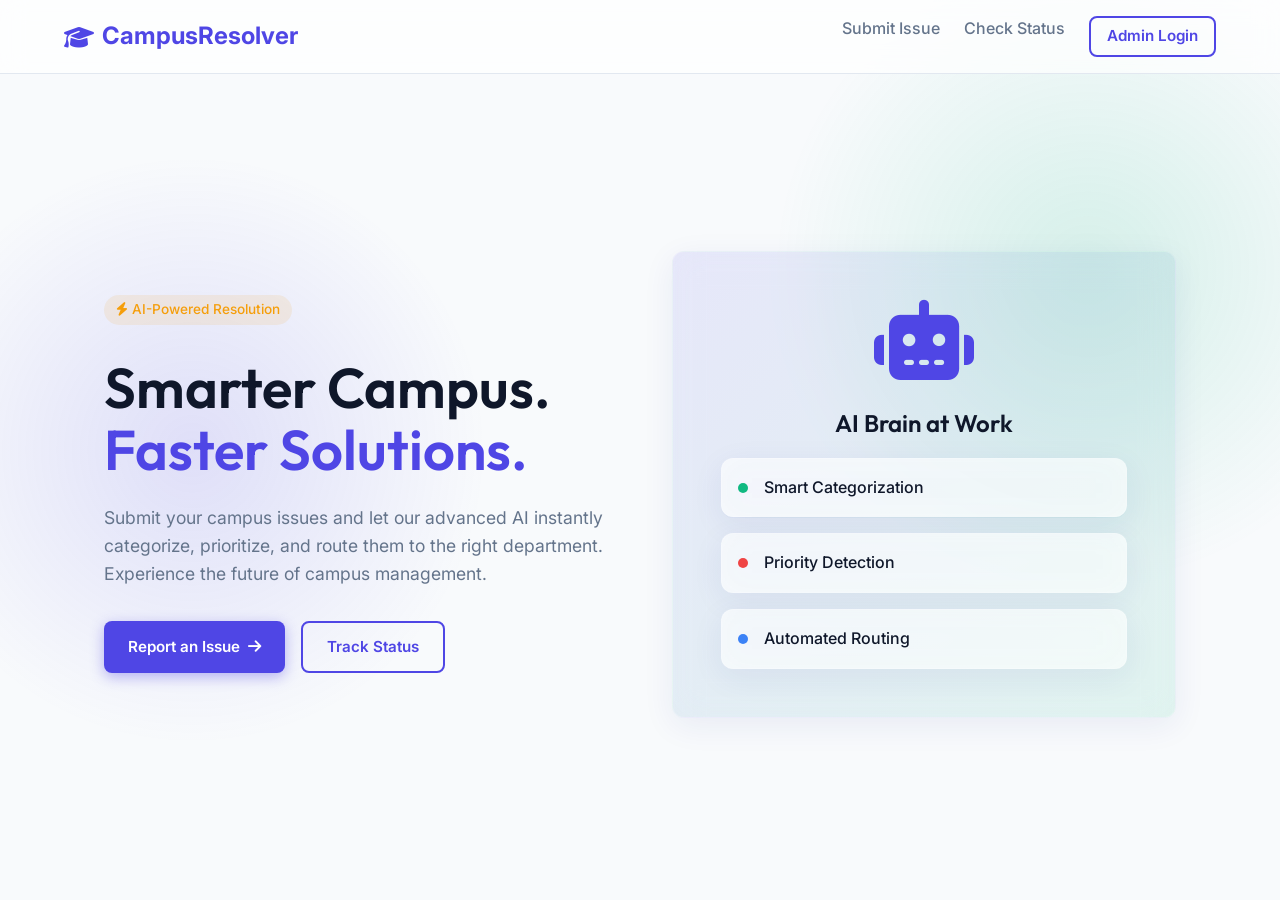
<file: frontend/index.html>
<!DOCTYPE html>
<html lang="en">
<head>
    <meta charset="UTF-8">
    <meta name="viewport" content="width=device-width, initial-scale=1.0">
    <title>AI Campus Resolver - Welcome</title>
    <link rel="stylesheet" href="styles.css">
    <!-- FontAwesome for Icons -->
    <link rel="stylesheet" href="https://cdnjs.cloudflare.com/ajax/libs/font-awesome/6.4.0/css/all.min.css">
</head>
<body>
    <div class="bg-gradient"></div>
    
    <nav class="navbar">
        <a href="index.html" class="nav-brand">
            <i class="fa-solid fa-graduation-cap"></i>
            CampusResolver
        </a>
        <div class="nav-links">
            <a href="student.html" class="nav-link">Submit Issue</a>
            <a href="status.html" class="nav-link">Check Status</a>
            <a href="admin.html" class="nav-link btn btn-outline" style="padding: 0.4rem 1rem;">Admin Login</a>
        </div>
    </nav>

    <div class="container" style="min-height: calc(100vh - 80px); display: flex; align-items: center;">
        <div class="grid grid-cols-2" style="align-items: center; gap: 4rem;">
            <div class="hero-content animate-fade-in">
                <div class="badge badge-pending mb-4">
                    <i class="fa-solid fa-bolt"></i> AI-Powered Resolution
                </div>
                <h1 style="font-size: 3.5rem; line-height: 1.1; margin-bottom: 1.5rem;">
                    Smarter Campus.<br>
                    <span style="color: var(--primary);">Faster Solutions.</span>
                </h1>
                <p style="font-size: 1.1rem; color: var(--text-muted); margin-bottom: 2rem;">
                    Submit your campus issues and let our advanced AI instantly categorize, prioritize, and route them to the right department. Experience the future of campus management.
                </p>
                <div style="display: flex; gap: 1rem;">
                    <a href="student.html" class="btn btn-primary">
                        Report an Issue <i class="fa-solid fa-arrow-right"></i>
                    </a>
                    <a href="status.html" class="btn btn-outline">
                        Track Status
                    </a>
                </div>
            </div>
            
            <div class="hero-image animate-fade-in" style="animation-delay: 0.2s;">
                <div class="glass-card" style="padding: 3rem; text-align: center; background: linear-gradient(135deg, rgba(79, 70, 229, 0.1), rgba(16, 185, 129, 0.1)); border: 1px solid rgba(255,255,255,0.2);">
                    <i class="fa-solid fa-robot" style="font-size: 5rem; color: var(--primary); margin-bottom: 1.5rem; display: block;"></i>
                    <h3 style="margin-bottom: 1rem; font-size: 1.5rem;">AI Brain at Work</h3>
                    <div style="display: flex; flex-direction: column; gap: 1rem; text-align: left;">
                        <div class="glass-card" style="padding: 1rem; display: flex; align-items: center; gap: 1rem;">
                            <div style="width: 10px; height: 10px; border-radius: 50%; background: var(--status-resolved);"></div>
                            <span style="font-weight: 500;">Smart Categorization</span>
                        </div>
                        <div class="glass-card" style="padding: 1rem; display: flex; align-items: center; gap: 1rem;">
                            <div style="width: 10px; height: 10px; border-radius: 50%; background: var(--status-urgent);"></div>
                            <span style="font-weight: 500;">Priority Detection</span>
                        </div>
                        <div class="glass-card" style="padding: 1rem; display: flex; align-items: center; gap: 1rem;">
                            <div style="width: 10px; height: 10px; border-radius: 50%; background: var(--status-normal);"></div>
                            <span style="font-weight: 500;">Automated Routing</span>
                        </div>
                    </div>
                </div>
            </div>
        </div>
    </div>
</body>
</html>
</file>
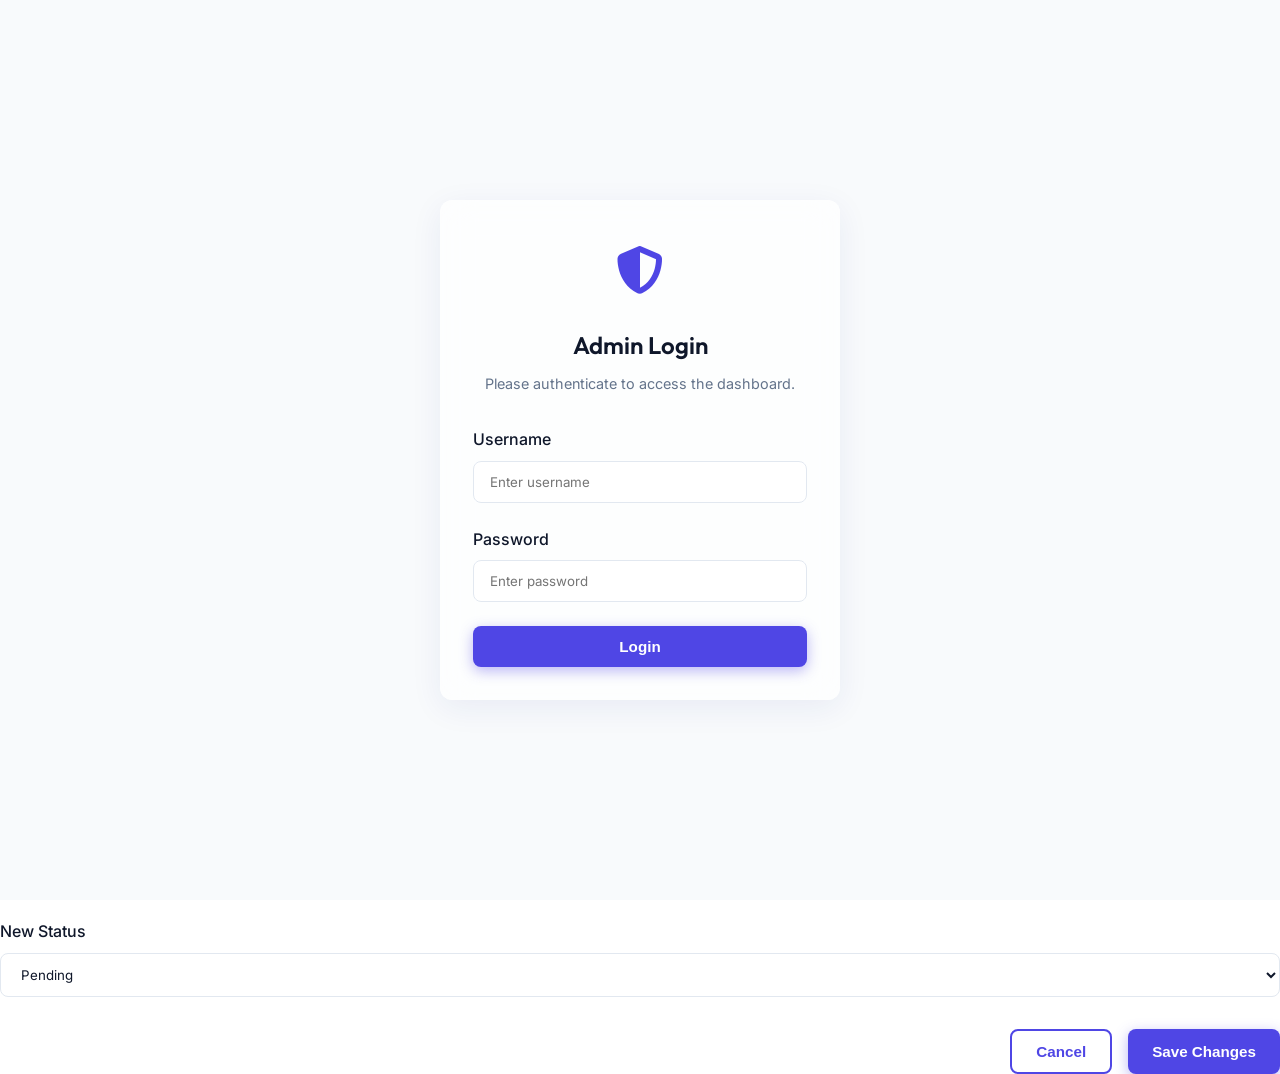
<file: frontend/admin.html>
<!DOCTYPE html>
<html lang="en">
<head>
    <meta charset="UTF-8">
    <meta name="viewport" content="width=device-width, initial-scale=1.0">
    <title>Admin Dashboard - AI Campus Resolver</title>
    <link rel="stylesheet" href="styles.css">
    <link rel="stylesheet" href="https://cdnjs.cloudflare.com/ajax/libs/font-awesome/6.4.0/css/all.min.css">
</head>
<body style="background-color: var(--surface);">
    
    <nav class="navbar" style="background: var(--bg-color);">
        <a href="index.html" class="nav-brand">
            <i class="fa-solid fa-shield-halved"></i>
            Admin Portal
        </a>
        <div class="nav-links" style="display: flex; align-items: center; gap: 1rem;">
            <span style="color: var(--text-muted); font-size: 0.9rem; font-weight: 500;">
                <i class="fa-solid fa-user-circle"></i> System Administrator
            </span>
            <button class="btn btn-outline" style="padding: 0.4rem 0.8rem; font-size: 0.85rem;" onclick="logoutAdmin()">Logout</button>
        </div>
    </nav>

    <div class="container" style="max-width: 1400px; padding-top: 2rem;">
        
        <!-- Header -->
        <div style="display: flex; justify-content: space-between; align-items: flex-end; margin-bottom: 2rem;">
            <div>
                <h1 style="font-size: 2rem;">Overview Dashboard</h1>
                <p style="color: var(--text-muted);">Real-time metrics and campus issue management</p>
            </div>
            <div>
                <button class="btn btn-outline" onclick="loadDashboardData()">
                    <i class="fa-solid fa-rotate-right"></i> Refresh Data
                </button>
            </div>
        </div>

        <!-- Stats Cards -->
        <div class="grid" style="grid-template-columns: repeat(auto-fit, minmax(200px, 1fr)); margin-bottom: 2rem;" id="statsContainer">
            <!-- Loaded via JS -->
            <div class="glass-card stat-card animate-fade-in" style="background: var(--bg-color);">
                <div class="stat-icon" style="background: rgba(79, 70, 229, 0.1); color: var(--primary);">
                    <i class="fa-solid fa-list-check"></i>
                </div>
                <div class="stat-info">
                    <h3 id="statTotal">-</h3>
                    <p>Total Complaints</p>
                </div>
            </div>
            
            <div class="glass-card stat-card animate-fade-in" style="animation-delay: 0.1s; background: var(--bg-color);">
                <div class="stat-icon" style="background: rgba(245, 158, 11, 0.1); color: var(--status-pending);">
                    <i class="fa-regular fa-clock"></i>
                </div>
                <div class="stat-info">
                    <h3 id="statPending">-</h3>
                    <p>Pending</p>
                </div>
            </div>

            <div class="glass-card stat-card animate-fade-in" style="animation-delay: 0.2s; background: var(--bg-color);">
                <div class="stat-icon" style="background: rgba(239, 68, 68, 0.1); color: var(--status-urgent);">
                    <i class="fa-solid fa-triangle-exclamation"></i>
                </div>
                <div class="stat-info">
                    <h3 id="statUrgent">-</h3>
                    <p>Urgent Priority</p>
                </div>
            </div>

            <div class="glass-card stat-card animate-fade-in" style="animation-delay: 0.3s; background: var(--bg-color);">
                <div class="stat-icon" style="background: rgba(16, 185, 129, 0.1); color: var(--status-resolved);">
                    <i class="fa-solid fa-check-double"></i>
                </div>
                <div class="stat-info">
                    <h3 id="statResolved">-</h3>
                    <p>Resolved</p>
                </div>
            </div>
        </div>

        <!-- Main Content Grid -->
        <div class="grid" style="grid-template-columns: 2fr 1fr; gap: 2rem;">
            
            <!-- Table Section -->
            <div class="glass-card" style="padding: 0; overflow: hidden; background: var(--bg-color);">
                <div style="padding: 1.5rem; border-bottom: 1px solid var(--border); display: flex; justify-content: space-between; align-items: center;">
                    <h3 style="font-size: 1.25rem;">Recent Complaints</h3>
                    <div style="display: flex; gap: 0.5rem;">
                        <select class="form-control" style="padding: 0.5rem; width: auto;" id="filterStatus" onchange="filterTable()">
                            <option value="all">All Statuses</option>
                            <option value="pending">Pending</option>
                            <option value="in_progress">In Progress</option>
                            <option value="resolved">Resolved</option>
                        </select>
                    </div>
                </div>
                
                <div class="table-responsive" style="max-height: 500px; overflow-y: auto;">
                    <table class="table" id="adminTable">
                        <thead style="position: sticky; top: 0; background: var(--bg-color); z-index: 10;">
                            <tr>
                                <th>ID</th>
                                <th>Issue</th>
                                <th>AI Analysis</th>
                                <th>Department</th>
                                <th>Status</th>
                                <th>Action</th>
                            </tr>
                        </thead>
                        <tbody id="adminTableBody">
                            <tr>
                                <td colspan="6" class="text-center" style="padding: 3rem;">
                                    <span class="loader"></span>
                                </td>
                            </tr>
                        </tbody>
                    </table>
                </div>
            </div>

            <!-- AI Analytics Sidebar -->
            <div class="grid" style="gap: 2rem;">
                <div class="glass-card" style="background: var(--bg-color);">
                    <h3 style="margin-bottom: 1.5rem; font-size: 1.25rem;">
                        <i class="fa-solid fa-chart-pie" style="color: var(--primary);"></i> AI Category Insights
                    </h3>
                    <div id="categoryStats" style="display: flex; flex-direction: column; gap: 1rem;">
                        <!-- Injected by JS -->
                        <div class="text-center"><span class="loader"></span></div>
                    </div>
                </div>

                <div class="glass-card" style="background: linear-gradient(135deg, rgba(79, 70, 229, 0.05), rgba(16, 185, 129, 0.05)); border: 1px dashed var(--primary);">
                    <h3 style="margin-bottom: 1rem; color: var(--primary);">
                        <i class="fa-solid fa-bolt"></i> AI Router Active
                    </h3>
                    <p style="font-size: 0.9rem; color: var(--text-muted); line-height: 1.5;">
                        The OpenRouter AI engine is actively analyzing incoming tickets in real-time, categorizing them, detecting urgency, and routing them to the relevant campus department automatically.
                    </p>
                </div>
            </div>

        </div>
    </div>

    <!-- Update Status Modal -->
    <div class="modal-overlay" id="updateModal">
        <div class="modal-content">
            <h3 class="mb-4">Update Issue Status</h3>
            <p style="font-size: 0.9rem; color: var(--text-muted); margin-bottom: 1.5rem;">
                Ticket ID: <strong id="updateTicketId" style="color: var(--text-main);"></strong><br>
                <span id="updateTicketTitle"></span>
            </p>
            
            <form id="updateForm">
                <input type="hidden" id="updateId">
                <div class="form-group">
                    <label class="form-label">New Status</label>
                    <select id="newStatus" class="form-control">
                        <option value="PENDING">Pending</option>
                        <option value="IN_PROGRESS">In Progress</option>
                        <option value="RESOLVED">Resolved</option>
                    </select>
                </div>
                <div style="display: flex; gap: 1rem; justify-content: flex-end; margin-top: 2rem;">
                    <button type="button" class="btn btn-outline" onclick="closeUpdateModal()">Cancel</button>
                    <button type="submit" class="btn btn-primary" id="updateBtn">Save Changes</button>
                </div>
            </form>
        </div>
    </div>

    <!-- Admin Login Overlay -->
    <div id="loginOverlay" style="position: fixed; top: 0; left: 0; width: 100vw; height: 100vh; background: var(--bg-color); z-index: 9999; display: flex; align-items: center; justify-content: center;">
        <div class="glass-card" style="max-width: 400px; width: 90%; text-align: center;">
            <div style="font-size: 3rem; color: var(--primary); margin-bottom: 1rem;">
                <i class="fa-solid fa-shield-halved"></i>
            </div>
            <h2 style="margin-bottom: 0.5rem;">Admin Login</h2>
            <p style="color: var(--text-muted); margin-bottom: 2rem; font-size: 0.9rem;">Please authenticate to access the dashboard.</p>
            
            <form id="loginForm">
                <div class="form-group" style="text-align: left;">
                    <label class="form-label">Username</label>
                    <input type="text" id="adminUsername" class="form-control" placeholder="Enter username" required>
                </div>
                <div class="form-group" style="text-align: left;">
                    <label class="form-label">Password</label>
                    <input type="password" id="adminPassword" class="form-control" placeholder="Enter password" required>
                </div>
                <div id="loginError" style="color: var(--status-urgent); font-size: 0.85rem; margin-bottom: 1rem; display: none;">
                    Invalid username or password.
                </div>
                <button type="submit" class="btn btn-primary" style="width: 100%;" id="loginBtn">Login</button>
            </form>
        </div>
    </div>

    <script src="script.js"></script>
    <script>
        document.addEventListener('DOMContentLoaded', () => {
            checkAdminAuth();
        });
    </script>
</body>
</html>
</file>
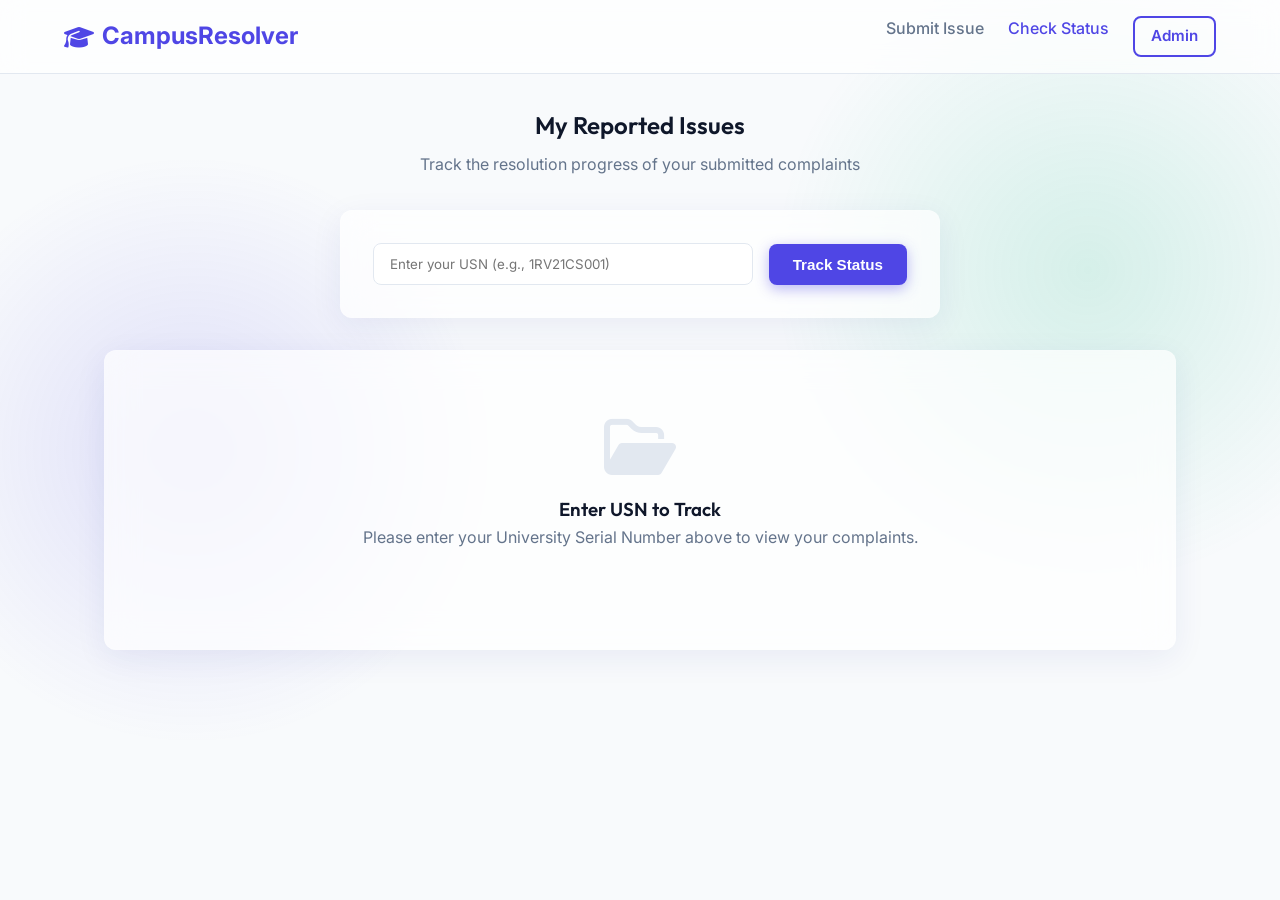
<file: frontend/status.html>
<!DOCTYPE html>
<html lang="en">
<head>
    <meta charset="UTF-8">
    <meta name="viewport" content="width=device-width, initial-scale=1.0">
    <title>Track Status - AI Campus Resolver</title>
    <link rel="stylesheet" href="styles.css">
    <link rel="stylesheet" href="https://cdnjs.cloudflare.com/ajax/libs/font-awesome/6.4.0/css/all.min.css">
</head>
<body>
    <div class="bg-gradient"></div>
    
    <nav class="navbar">
        <a href="index.html" class="nav-brand">
            <i class="fa-solid fa-graduation-cap"></i>
            CampusResolver
        </a>
        <div class="nav-links">
            <a href="student.html" class="nav-link">Submit Issue</a>
            <a href="status.html" class="nav-link active">Check Status</a>
            <a href="admin.html" class="nav-link btn btn-outline" style="padding: 0.4rem 1rem;">Admin</a>
        </div>
    </nav>

    <div class="container animate-fade-in">
        <div class="text-center mb-4">
            <h2>My Reported Issues</h2>
            <p class="mt-1" style="color: var(--text-muted);">Track the resolution progress of your submitted complaints</p>
        </div>

        <div class="glass-card mb-4" style="display: flex; gap: 1rem; align-items: center; max-width: 600px; margin: 0 auto 2rem;">
            <input type="text" id="searchUsn" class="form-control" placeholder="Enter your USN (e.g., 1RV21CS001)" style="flex: 1;">
            <button class="btn btn-primary" onclick="searchByUsn()">Track Status</button>
        </div>

        <div class="glass-card" style="min-height: 300px; padding: 0;">
            <div id="statusLoader" class="hidden" style="display: flex; justify-content: center; align-items: center; height: 300px;">
                <span class="loader" style="width: 40px; height: 40px;"></span>
            </div>
            
            <div id="statusContent" class="hidden">
                <div class="table-responsive">
                    <table class="table">
                        <thead>
                            <tr>
                                <th>ID</th>
                                <th>Issue Details</th>
                                <th>Category</th>
                                <th>Priority</th>
                                <th>Assigned To</th>
                                <th>Status</th>
                                <th>Date</th>
                            </tr>
                        </thead>
                        <tbody id="statusTableBody">
                            <!-- Populated by JS -->
                        </tbody>
                    </table>
                </div>
            </div>
            
            <div id="emptyState" style="text-align: center; padding: 4rem 2rem;">
                <i class="fa-regular fa-folder-open" style="font-size: 4rem; color: var(--border); margin-bottom: 1rem;"></i>
                <h3>Enter USN to Track</h3>
                <p style="color: var(--text-muted); margin-bottom: 1.5rem;">Please enter your University Serial Number above to view your complaints.</p>
            </div>
        </div>
    </div>

    <script src="script.js"></script>
    <script>
        function searchByUsn() {
            const usn = document.getElementById('searchUsn').value.trim();
            if (usn) {
                loadStudentComplaints(usn);
            }
        }
    </script>
</body>
</html>
</file>
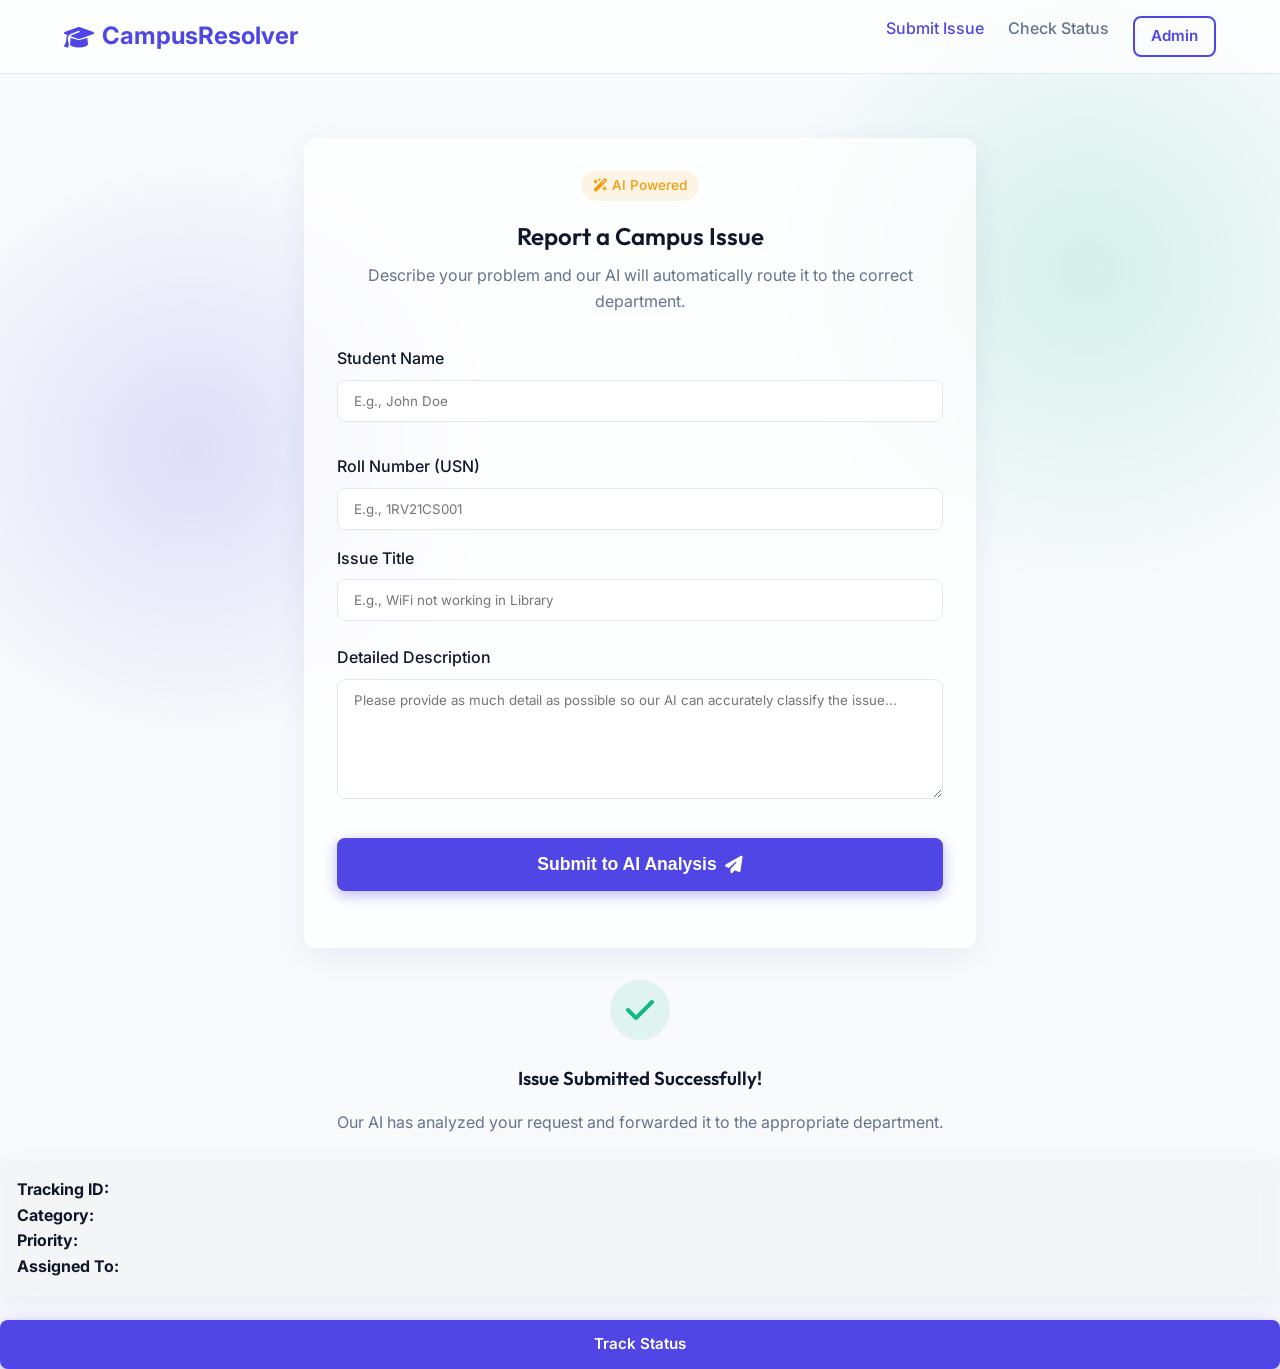
<file: frontend/student.html>
<!DOCTYPE html>
<html lang="en">
<head>
    <meta charset="UTF-8">
    <meta name="viewport" content="width=device-width, initial-scale=1.0">
    <title>Submit Issue - AI Campus Resolver</title>
    <link rel="stylesheet" href="styles.css">
    <link rel="stylesheet" href="https://cdnjs.cloudflare.com/ajax/libs/font-awesome/6.4.0/css/all.min.css">
</head>
<body>
    <div class="bg-gradient"></div>
    
    <nav class="navbar">
        <a href="index.html" class="nav-brand">
            <i class="fa-solid fa-graduation-cap"></i>
            CampusResolver
        </a>
        <div class="nav-links">
            <a href="student.html" class="nav-link active">Submit Issue</a>
            <a href="status.html" class="nav-link">Check Status</a>
            <a href="admin.html" class="nav-link btn btn-outline" style="padding: 0.4rem 1rem;">Admin</a>
        </div>
    </nav>

    <div class="container animate-fade-in" style="max-width: 800px;">
        <div class="glass-card mt-4">
            <div class="text-center mb-4">
                <div class="badge badge-pending mb-2">
                    <i class="fa-solid fa-wand-magic-sparkles"></i> AI Powered
                </div>
                <h2>Report a Campus Issue</h2>
                <p class="mt-1" style="color: var(--text-muted);">Describe your problem and our AI will automatically route it to the correct department.</p>
            </div>

            <form id="complaintForm">
                <div class="grid grid-cols-2" style="gap: 1rem;">
                    <div class="form-group mb-2">
                        <label class="form-label">Student Name</label>
                        <input type="text" id="studentName" class="form-control" placeholder="E.g., John Doe" required>
                    </div>
                    <div class="form-group mb-2">
                        <label class="form-label">Roll Number (USN)</label>
                        <input type="text" id="rollNumber" class="form-control" placeholder="E.g., 1RV21CS001" required>
                    </div>
                </div>
                
                <div class="form-group">
                    <label class="form-label">Issue Title</label>
                    <input type="text" id="title" class="form-control" placeholder="E.g., WiFi not working in Library" required>
                </div>

                <div class="form-group">
                    <label class="form-label">Detailed Description</label>
                    <textarea id="description" class="form-control" placeholder="Please provide as much detail as possible so our AI can accurately classify the issue..." required></textarea>
                </div>

                <div class="form-group" style="margin-top: 2rem;">
                    <button type="submit" class="btn btn-primary" style="width: 100%; font-size: 1.1rem; padding: 1rem;" id="submitBtn">
                        <span id="btnText">Submit to AI Analysis</span>
                        <i class="fa-solid fa-paper-plane" id="btnIcon"></i>
                        <span class="loader hidden" id="btnLoader"></span>
                    </button>
                </div>
            </form>
        </div>
    </div>

    <!-- Success Modal -->
    <div class="modal-overlay" id="successModal">
        <div class="modal-content text-center">
            <div style="width: 60px; height: 60px; border-radius: 50%; background: rgba(16, 185, 129, 0.1); color: var(--secondary); display: flex; align-items: center; justify-content: center; font-size: 2rem; margin: 0 auto 1.5rem;">
                <i class="fa-solid fa-check"></i>
            </div>
            <h3 class="mb-2">Issue Submitted Successfully!</h3>
            <p style="color: var(--text-muted); margin-bottom: 1.5rem;">Our AI has analyzed your request and forwarded it to the appropriate department.</p>
            
            <div class="glass-card" style="background: rgba(0,0,0,0.02); text-align: left; padding: 1rem; margin-bottom: 1.5rem;">
                <p><strong>Tracking ID:</strong> <span id="modalId" style="color: var(--primary);"></span></p>
                <p><strong>Category:</strong> <span id="modalCategory" style="text-transform: capitalize;"></span></p>
                <p><strong>Priority:</strong> <span id="modalPriority" style="text-transform: capitalize;"></span></p>
                <p><strong>Assigned To:</strong> <span id="modalDept"></span></p>
            </div>

            <a href="status.html" class="btn btn-primary" style="width: 100%;">Track Status</a>
        </div>
    </div>

    <script src="script.js"></script>
</body>
</html>
</file>
<file: frontend/styles.css>
@import url('https://fonts.googleapis.com/css2?family=Inter:wght@300;400;500;600;700&family=Outfit:wght@500;600;700&display=swap');

:root {
  /* Brand Colors */
  --primary: #4F46E5;
  --primary-hover: #4338CA;
  --secondary: #10B981;
  --accent: #F43F5E;
  
  /* Background & Surface (Light Mode) */
  --bg-color: #F8FAFC;
  --surface: #FFFFFF;
  --surface-glass: rgba(255, 255, 255, 0.7);
  --border: #E2E8F0;
  
  /* Text Colors */
  --text-main: #0F172A;
  --text-muted: #64748B;
  
  /* Status Colors */
  --status-pending: #F59E0B;
  --status-resolved: #10B981;
  --status-urgent: #EF4444;
  --status-normal: #3B82F6;
  
  /* Shadows & Effects */
  --shadow-sm: 0 1px 2px 0 rgba(0, 0, 0, 0.05);
  --shadow-md: 0 4px 6px -1px rgba(0, 0, 0, 0.1), 0 2px 4px -1px rgba(0, 0, 0, 0.06);
  --shadow-lg: 0 10px 15px -3px rgba(0, 0, 0, 0.1), 0 4px 6px -2px rgba(0, 0, 0, 0.05);
  --shadow-glass: 0 8px 32px 0 rgba(31, 38, 135, 0.07);
  --border-radius: 12px;
  --transition: all 0.3s cubic-bezier(0.4, 0, 0.2, 1);
}

* {
  margin: 0;
  padding: 0;
  box-sizing: border-box;
}

body {
  font-family: 'Inter', sans-serif;
  background-color: var(--bg-color);
  color: var(--text-main);
  line-height: 1.6;
  min-height: 100vh;
  position: relative;
  overflow-x: hidden;
}

/* Background Gradients */
.bg-gradient {
  position: fixed;
  top: 0;
  left: 0;
  width: 100vw;
  height: 100vh;
  z-index: -1;
  background: radial-gradient(circle at 15% 50%, rgba(79, 70, 229, 0.15), transparent 25%),
              radial-gradient(circle at 85% 30%, rgba(16, 185, 129, 0.15), transparent 25%);
}

/* Typography */
h1, h2, h3, h4, h5, h6 {
  font-family: 'Outfit', sans-serif;
  font-weight: 600;
  color: var(--text-main);
}

/* Navbar */
.navbar {
  display: flex;
  justify-content: space-between;
  align-items: center;
  padding: 1rem 5%;
  background: var(--surface-glass);
  backdrop-filter: blur(12px);
  -webkit-backdrop-filter: blur(12px);
  border-bottom: 1px solid var(--border);
  position: sticky;
  top: 0;
  z-index: 100;
}

.nav-brand {
  font-size: 1.5rem;
  font-weight: 700;
  color: var(--primary);
  text-decoration: none;
  display: flex;
  align-items: center;
  gap: 0.5rem;
}

.nav-links {
  display: flex;
  gap: 1.5rem;
}

.nav-link {
  text-decoration: none;
  color: var(--text-muted);
  font-weight: 500;
  transition: var(--transition);
}

.nav-link:hover, .nav-link.active {
  color: var(--primary);
}

/* Container */
.container {
  max-width: 1200px;
  margin: 0 auto;
  padding: 2rem 5%;
}

/* Glass Card */
.glass-card {
  background: var(--surface-glass);
  backdrop-filter: blur(16px);
  -webkit-backdrop-filter: blur(16px);
  border: 1px solid rgba(255, 255, 255, 0.1);
  border-radius: var(--border-radius);
  box-shadow: var(--shadow-glass);
  padding: 2rem;
  transition: var(--transition);
}

.glass-card:hover {
  transform: translateY(-4px);
  box-shadow: var(--shadow-lg);
}

/* Buttons */
.btn {
  display: inline-flex;
  align-items: center;
  justify-content: center;
  gap: 0.5rem;
  padding: 0.75rem 1.5rem;
  border-radius: 8px;
  font-weight: 600;
  font-size: 0.95rem;
  cursor: pointer;
  transition: var(--transition);
  border: none;
  text-decoration: none;
}

.btn-primary {
  background: var(--primary);
  color: white;
  box-shadow: 0 4px 14px 0 rgba(79, 70, 229, 0.39);
}

.btn-primary:hover {
  background: var(--primary-hover);
  transform: translateY(-2px);
  box-shadow: 0 6px 20px rgba(79, 70, 229, 0.23);
}

.btn-outline {
  background: transparent;
  color: var(--primary);
  border: 2px solid var(--primary);
}

.btn-outline:hover {
  background: rgba(79, 70, 229, 0.1);
}

/* Forms */
.form-group {
  margin-bottom: 1.5rem;
}

.form-label {
  display: block;
  margin-bottom: 0.5rem;
  font-weight: 500;
  color: var(--text-main);
}

.form-control {
  width: 100%;
  padding: 0.75rem 1rem;
  border: 1px solid var(--border);
  border-radius: 8px;
  background: var(--surface);
  color: var(--text-main);
  font-family: inherit;
  transition: var(--transition);
}

.form-control:focus {
  outline: none;
  border-color: var(--primary);
  box-shadow: 0 0 0 3px rgba(79, 70, 229, 0.2);
}

textarea.form-control {
  min-height: 120px;
  resize: vertical;
}

/* Tables */
.table-responsive {
  overflow-x: auto;
}

.table {
  width: 100%;
  border-collapse: separate;
  border-spacing: 0;
}

.table th, .table td {
  padding: 1rem;
  text-align: left;
  border-bottom: 1px solid var(--border);
}

.table th {
  background: rgba(0, 0, 0, 0.02);
  font-weight: 600;
  color: var(--text-muted);
}

.table tbody tr:hover {
  background: rgba(79, 70, 229, 0.02);
}

/* Badges */
.badge {
  padding: 0.25rem 0.75rem;
  border-radius: 9999px;
  font-size: 0.85rem;
  font-weight: 500;
  display: inline-flex;
  align-items: center;
  gap: 0.25rem;
}

.badge-pending { background: rgba(245, 158, 11, 0.1); color: var(--status-pending); }
.badge-resolved { background: rgba(16, 185, 129, 0.1); color: var(--status-resolved); }
.badge-urgent { background: rgba(239, 68, 68, 0.1); color: var(--status-urgent); }
.badge-normal { background: rgba(59, 130, 246, 0.1); color: var(--status-normal); }
.badge-in_progress { background: rgba(139, 92, 246, 0.1); color: #8B5CF6; }

/* Grid Layouts */
.grid {
  display: grid;
  gap: 2rem;
}

.grid-cols-2 { grid-template-columns: repeat(auto-fit, minmax(300px, 1fr)); }
.grid-cols-3 { grid-template-columns: repeat(auto-fit, minmax(250px, 1fr)); }

/* Dashboard Cards */
.stat-card {
  display: flex;
  align-items: center;
  gap: 1.5rem;
  padding: 1.5rem;
}

.stat-icon {
  width: 3rem;
  height: 3rem;
  border-radius: 12px;
  display: flex;
  align-items: center;
  justify-content: center;
  font-size: 1.5rem;
}

.stat-info h3 {
  font-size: 2rem;
  margin-bottom: 0.25rem;
}

.stat-info p {
  color: var(--text-muted);
  font-size: 0.9rem;
}

/* Animations */
@keyframes fadeIn {
  from { opacity: 0; transform: translateY(10px); }
  to { opacity: 1; transform: translateY(0); }
}

.animate-fade-in {
  animation: fadeIn 0.5s ease-out forwards;
}

/* Utility */
.text-center { text-align: center; }
.mt-1 { margin-top: 0.5rem; }
.mt-2 { margin-top: 1rem; }
.mt-4 { margin-top: 2rem; }
.mb-2 { margin-bottom: 1rem; }
.mb-4 { margin-bottom: 2rem; }
.hidden { display: none !important; }

/* Loader */
.loader {
  border: 3px solid rgba(79, 70, 229, 0.2);
  border-top: 3px solid var(--primary);
  border-radius: 50%;
  width: 24px;
  height: 24px;
  animation: spin 1s linear infinite;
  display: inline-block;
}

@keyframes spin {
  0% { transform: rotate(0deg); }
  100% { transform: rotate(360deg); }
}
</file>
